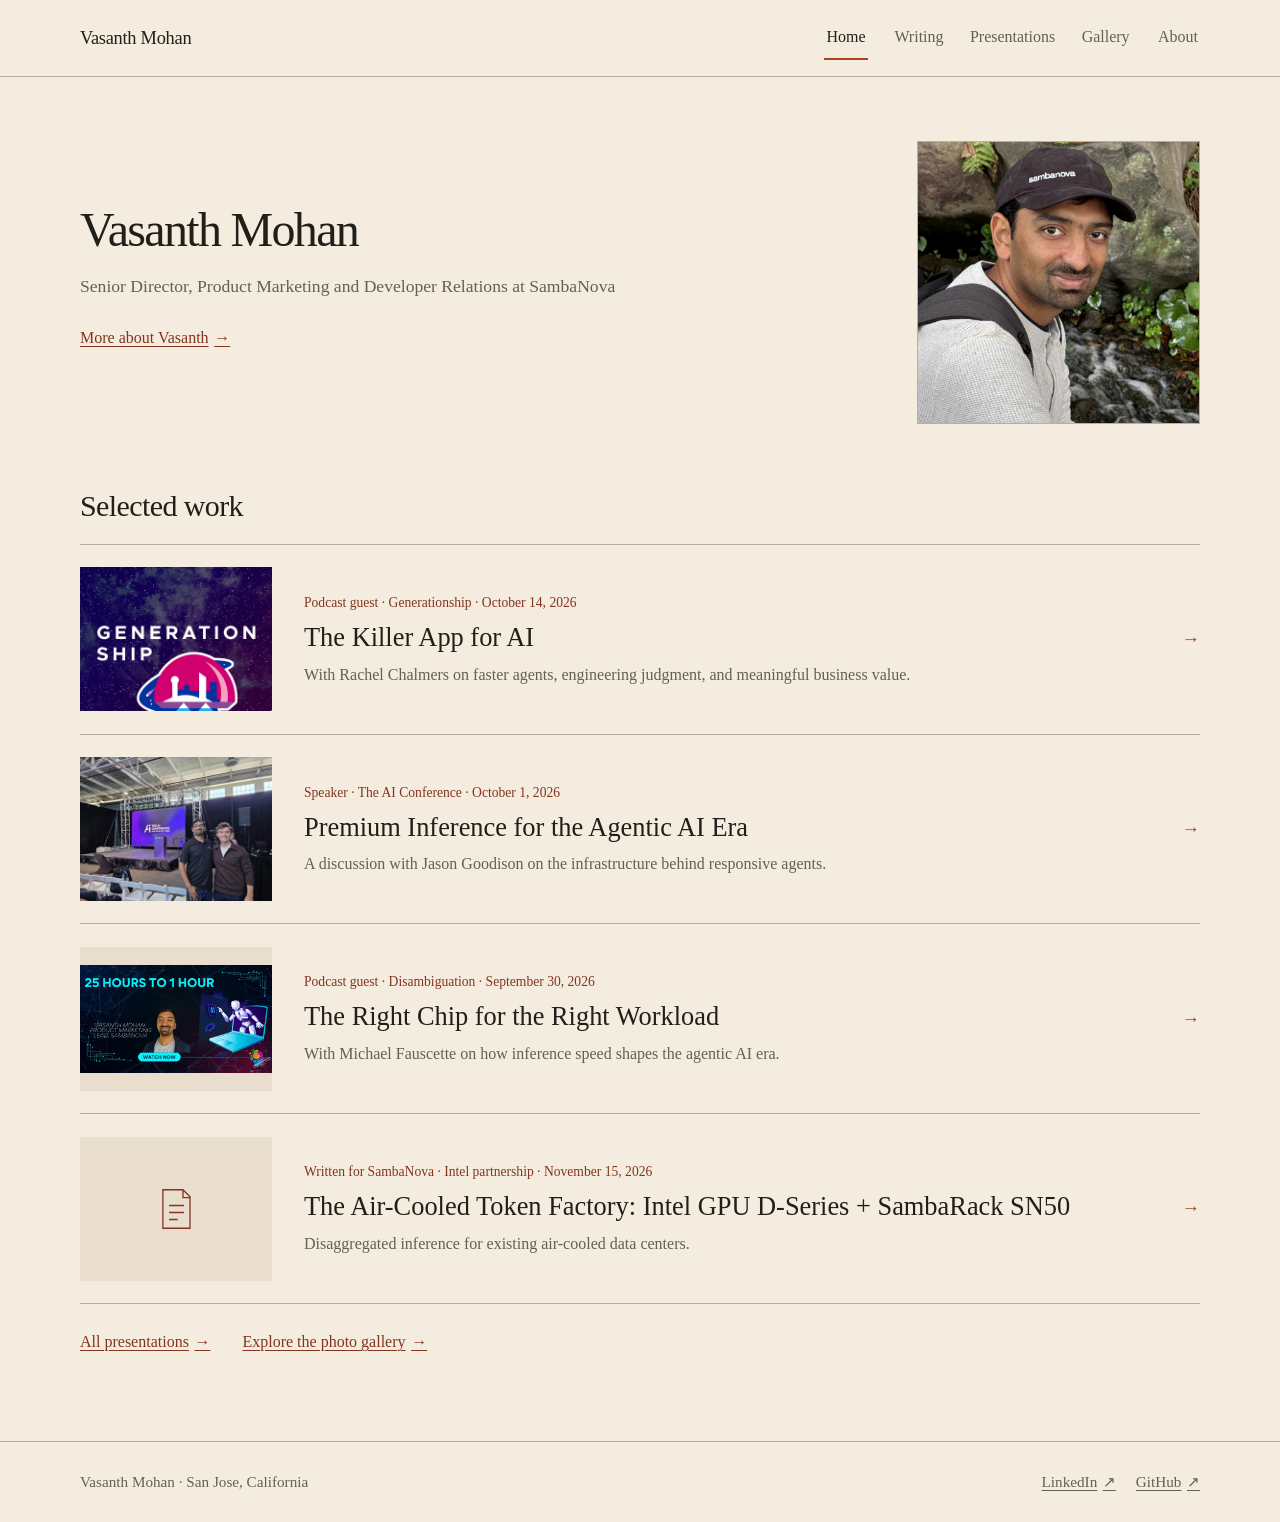
<file: index.html>
<!doctype html>
<html lang="en">
<head>
  <meta charset="utf-8">
  <meta name="viewport" content="width=device-width, initial-scale=1">
  <title>Vasanth Mohan — Selected Work</title>
  <meta name="description" content="Selected writing and presentations by Vasanth Mohan, Senior Director of Product Marketing and Developer Relations at SambaNova.">
  <meta name="theme-color" content="#f3ecdf">
  <meta name="color-scheme" content="light">
  <link rel="canonical" href="https://www.vasanthmohan.com/">
  <link rel="icon" href="assets/favicon.svg" type="image/svg+xml">
  <link rel="stylesheet" href="styles.css?v=7">
  <meta property="og:type" content="website">
  <meta property="og:title" content="Vasanth Mohan — Selected Work">
  <meta property="og:description" content="Writing, presentations, and field notes on AI, immersive technology, and developer communities.">
  <meta property="og:url" content="https://www.vasanthmohan.com/">
  <meta name="twitter:card" content="summary">
  <script type="application/ld+json">
    {
      "@context": "https://schema.org",
      "@type": "Person",
      "name": "Vasanth Mohan",
      "jobTitle": "Senior Director, Product Marketing and Developer Relations",
      "worksFor": {"@type": "Organization", "name": "SambaNova"},
      "url": "https://www.vasanthmohan.com/",
      "sameAs": [
        "https://www.linkedin.com/in/v-mohan",
        "https://github.com/vmohan7"
      ]
    }
  </script>
</head>
<body>
  <a class="skip-link" href="#main-content">Skip to content</a>

  <header class="site-header">
    <div class="header-inner">
      <a class="wordmark" href="index.html" aria-label="Vasanth Mohan, home">Vasanth Mohan</a>
      <nav class="site-nav" aria-label="Primary navigation">
        <a href="index.html" aria-current="page">Home</a>
        <a href="writing.html">Writing</a>
        <a href="talks.html">Presentations</a>
        <a href="gallery.html">Gallery</a>
        <a href="about.html">About</a>
      </nav>
    </div>
  </header>

  <main id="main-content" class="page-shell home-page">
    <section class="home-intro" aria-labelledby="page-title">
      <div class="home-copy">

        <h1 id="page-title">Vasanth Mohan</h1>
        <p class="page-lede">Senior Director, Product Marketing and Developer Relations at SambaNova</p>
        <a class="text-link" href="about.html">More about Vasanth <span aria-hidden="true">→</span></a>
      </div>
      <figure class="portrait-frame">
        <img src="assets/vasanth-mohan-portrait-v3.jpg" width="800" height="800" alt="Portrait of Vasanth Mohan outdoors.">
      </figure>
    </section>

    <section class="selected-section" aria-labelledby="selected-title">
      <div class="section-heading">

        <h2 id="selected-title">Selected work</h2>
      </div>
      <ul class="selection-list home-selections">
        <li>
          <a href="talks.html#generationship-2026">
            <span class="selection-visual episode-visual"><img src="assets/presentations/generationship-2026.jpg" width="800" height="800" loading="lazy" alt="Generationship podcast cover with a spacecraft against a star field."></span>
            <span class="selection-copy">
              <span class="selection-label">Podcast guest · Generationship · October 14, 2026</span>
              <span class="selection-title">The Killer App for AI</span>
              <span class="selection-summary">With Rachel Chalmers on faster agents, engineering judgment, and meaningful business value.</span>
            </span>
            <span class="selection-arrow" aria-hidden="true">→</span>
          </a>
        </li>
        <li>
          <a href="talks.html#ai-conference-2026">
            <span class="selection-visual"><img src="assets/gallery/ai-conference-2026.jpg" width="800" height="600" loading="lazy" alt="Two attendees beside The AI Conference stage."></span>
            <span class="selection-copy">
              <span class="selection-label">Speaker · The AI Conference · October 1, 2026</span>
              <span class="selection-title">Premium Inference for the Agentic AI Era</span>
              <span class="selection-summary">A discussion with Jason Goodison on the infrastructure behind responsive agents.</span>
            </span>
            <span class="selection-arrow" aria-hidden="true">→</span>
          </a>
        </li>
        <li>
          <a href="talks.html#disambiguation-2026">
            <span class="selection-visual episode-visual"><img src="assets/presentations/disambiguation-2026.jpg" width="1280" height="720" loading="lazy" alt="Disambiguation Podcast episode artwork."></span>
            <span class="selection-copy">
              <span class="selection-label">Podcast guest · Disambiguation · September 30, 2026</span>
              <span class="selection-title">The Right Chip for the Right Workload</span>
              <span class="selection-summary">With Michael Fauscette on how inference speed shapes the agentic AI era.</span>
            </span>
            <span class="selection-arrow" aria-hidden="true">→</span>
          </a>
        </li>
        <li>
          <a href="writing.html#air-cooled-token-factory">
            <span class="selection-visual writing-visual" aria-hidden="true"><svg viewBox="0 0 64 64" fill="none" stroke="currentColor" stroke-width="1.5" focusable="false"><path d="M17 10h23l8 8v36H17zM40 10v9h8M24 28h17M24 36h17M24 44h10"/></svg></span>
            <span class="selection-copy">
              <span class="selection-label">Written for SambaNova · Intel partnership · November 15, 2026</span>
              <span class="selection-title">The Air-Cooled Token Factory: Intel GPU D-Series + SambaRack SN50</span>
              <span class="selection-summary">Disaggregated inference for existing air-cooled data centers.</span>
            </span>
            <span class="selection-arrow" aria-hidden="true">→</span>
          </a>
        </li>
      </ul>
      <div class="selection-browse">
        <a class="text-link" href="talks.html">All presentations <span aria-hidden="true">→</span></a>
        <a class="text-link" href="gallery.html">Explore the photo gallery <span aria-hidden="true">→</span></a>
      </div>
    </section>
  </main>

  <footer class="site-footer">
    <div class="footer-inner">
      <p>Vasanth Mohan <span aria-hidden="true">·</span> San Jose, California</p>
      <div class="footer-links" aria-label="Profile links">
        <a href="https://www.linkedin.com/in/v-mohan" target="_blank" rel="noopener noreferrer">LinkedIn <span aria-hidden="true">↗</span></a>
        <a href="https://github.com/vmohan7" target="_blank" rel="noopener noreferrer">GitHub <span aria-hidden="true">↗</span></a>
      </div>
    </div>
  </footer>
</body>
</html>
</file>
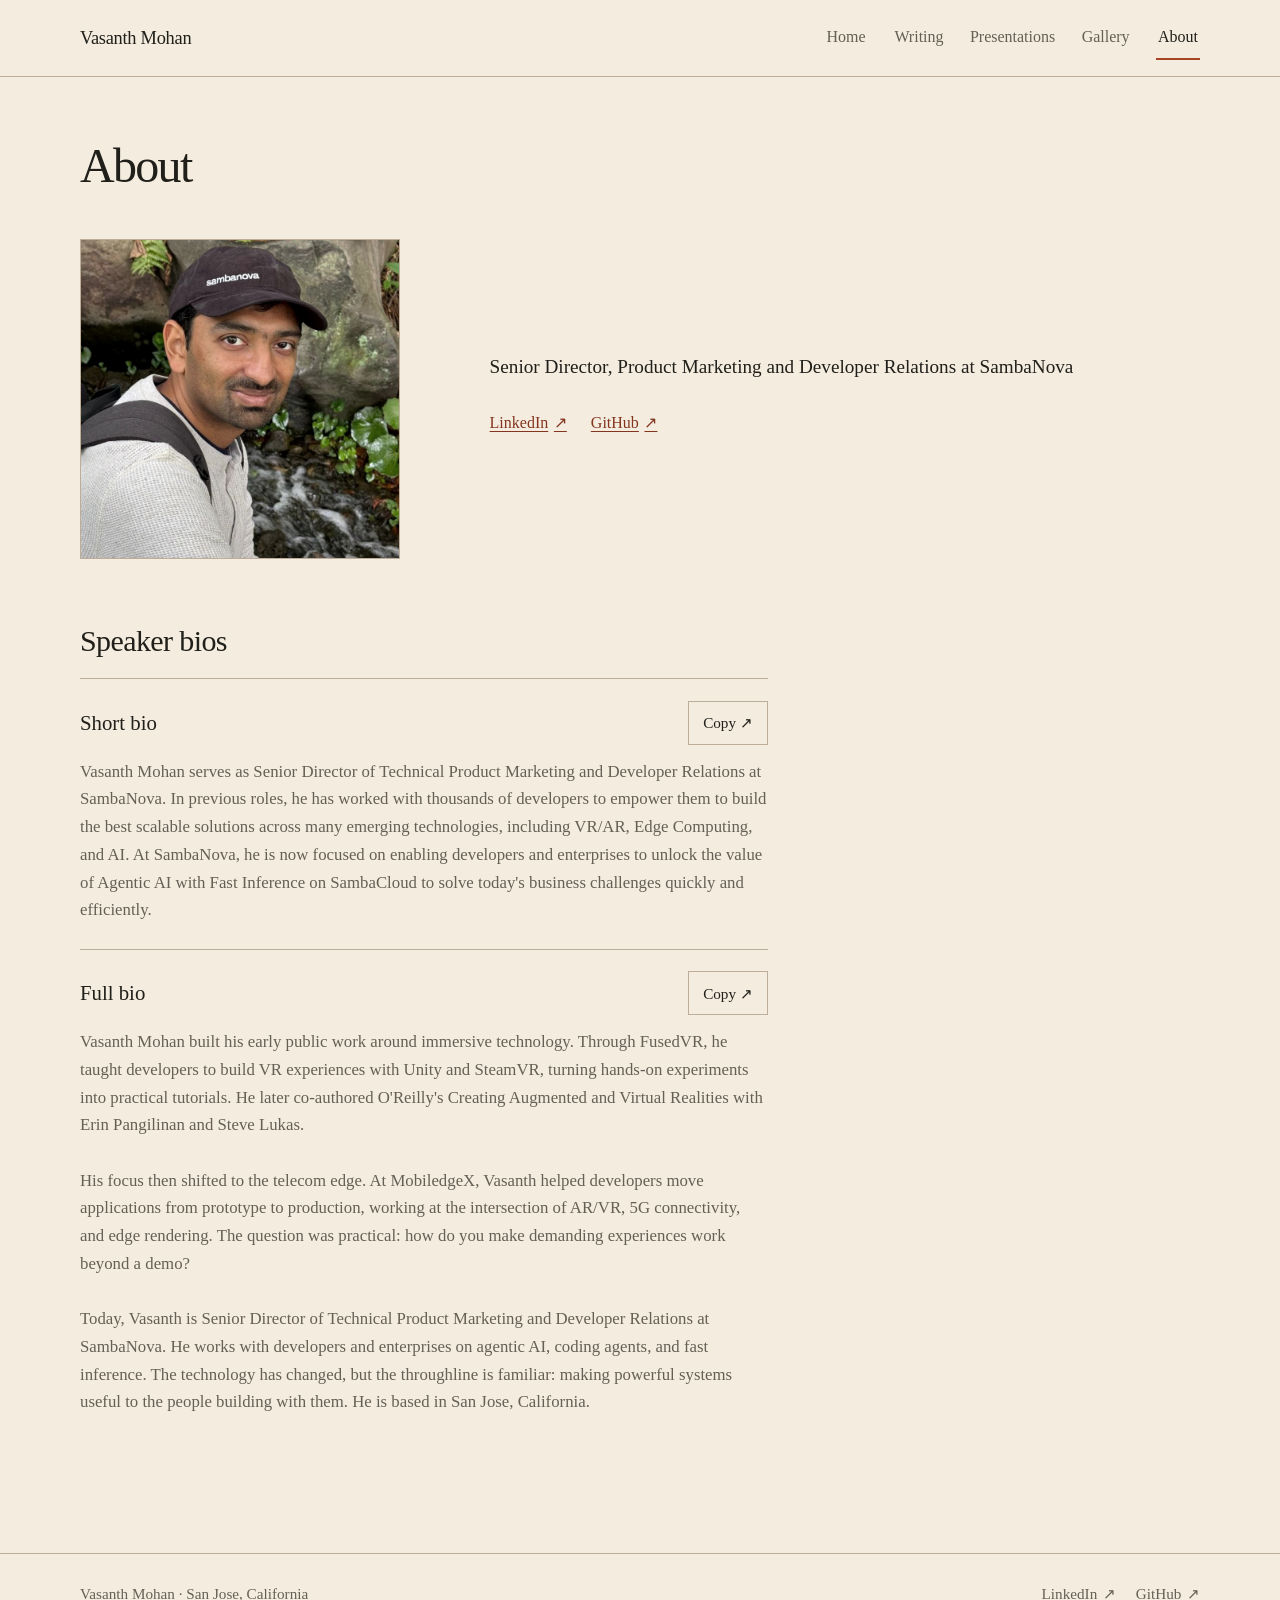
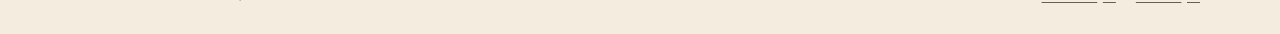
<file: about.html>
<!doctype html>
<html lang="en">
<head>
  <meta charset="utf-8">
  <meta name="viewport" content="width=device-width, initial-scale=1">
  <title>About — Vasanth Mohan</title>
  <meta name="description" content="About Vasanth Mohan, Senior Director of Product Marketing and Developer Relations at SambaNova in San Jose, California.">
  <meta name="theme-color" content="#f3ecdf">
  <meta name="color-scheme" content="light">
  <link rel="canonical" href="https://www.vasanthmohan.com/about.html">
  <link rel="icon" href="assets/favicon.svg" type="image/svg+xml">
  <link rel="stylesheet" href="styles.css?v=7">
  <meta property="og:type" content="profile">
  <meta property="og:title" content="About — Vasanth Mohan">
  <meta property="og:description" content="Developer relations, product marketing, and technical storytelling for AI systems and communities.">
  <meta property="og:url" content="https://www.vasanthmohan.com/about.html">
</head>
<body>
  <a class="skip-link" href="#main-content">Skip to content</a>

  <header class="site-header">
    <div class="header-inner">
      <a class="wordmark" href="index.html" aria-label="Vasanth Mohan, home">Vasanth Mohan</a>
      <nav class="site-nav" aria-label="Primary navigation">
        <a href="index.html">Home</a>
        <a href="writing.html">Writing</a>
        <a href="talks.html">Presentations</a>
        <a href="gallery.html">Gallery</a>
        <a href="about.html" aria-current="page">About</a>
      </nav>
    </div>
  </header>

  <main id="main-content" class="page-shell">
    <header class="page-intro">

      <h1>About</h1>
    </header>

    <section class="about-profile" aria-label="Profile">
      <figure class="portrait-frame about-portrait">
        <img src="assets/vasanth-mohan-portrait-v3.jpg" width="800" height="800" alt="Portrait of Vasanth Mohan outdoors." loading="lazy">
      </figure>
      <div class="about-copy">

        <p class="about-lead">Senior Director, Product Marketing and Developer Relations at SambaNova</p>
        <div class="profile-links" aria-label="Social profiles">
          <a href="https://www.linkedin.com/in/v-mohan" target="_blank" rel="noopener noreferrer">LinkedIn <span aria-hidden="true">↗</span></a>
          <a href="https://github.com/vmohan7" target="_blank" rel="noopener noreferrer">GitHub <span aria-hidden="true">↗</span></a>
        </div>
      </div>
    </section>

    <section class="bios" aria-labelledby="bios-title">
      <div class="section-heading">

        <h2 id="bios-title">Speaker bios</h2>
      </div>


      <article class="bio-block">
        <div class="bio-heading">
          <h3>Short bio</h3>
          <button class="copy-button" type="button" data-copy-target="short-bio" aria-label="Copy short bio">Copy <span aria-hidden="true">↗</span></button>
        </div>
        <p id="short-bio">Vasanth Mohan serves as Senior Director of Technical Product Marketing and Developer Relations at SambaNova. In previous roles, he has worked with thousands of developers to empower them to build the best scalable solutions across many emerging technologies, including VR/AR, Edge Computing, and AI. At SambaNova, he is now focused on enabling developers and enterprises to unlock the value of Agentic AI with Fast Inference on SambaCloud to solve today's business challenges quickly and efficiently.</p>
      </article>

      <article class="bio-block">
        <div class="bio-heading">
          <h3>Full bio</h3>
          <button class="copy-button" type="button" data-copy-target="full-bio" aria-label="Copy full bio">Copy <span aria-hidden="true">↗</span></button>
        </div>
        <p id="full-bio">Vasanth Mohan built his early public work around immersive technology. Through FusedVR, he taught developers to build VR experiences with Unity and SteamVR, turning hands-on experiments into practical tutorials. He later co-authored O'Reilly's Creating Augmented and Virtual Realities with Erin Pangilinan and Steve Lukas.<br><br>

His focus then shifted to the telecom edge. At MobiledgeX, Vasanth helped developers move applications from prototype to production, working at the intersection of AR/VR, 5G connectivity, and edge rendering. The question was practical: how do you make demanding experiences work beyond a demo?<br><br>

Today, Vasanth is Senior Director of Technical Product Marketing and Developer Relations at SambaNova. He works with developers and enterprises on agentic AI, coding agents, and fast inference. The technology has changed, but the throughline is familiar: making powerful systems useful to the people building with them. He is based in San Jose, California.</p>
      </article>

      <p class="copy-status" id="copy-status" role="status" aria-live="polite"></p>
      <noscript><p class="noscript-note">Select either bio above to copy it.</p></noscript>
    </section>
  </main>

  <footer class="site-footer">
    <div class="footer-inner">
      <p>Vasanth Mohan <span aria-hidden="true">·</span> San Jose, California</p>
      <div class="footer-links" aria-label="Profile links">
        <a href="https://www.linkedin.com/in/v-mohan" target="_blank" rel="noopener noreferrer">LinkedIn <span aria-hidden="true">↗</span></a>
        <a href="https://github.com/vmohan7" target="_blank" rel="noopener noreferrer">GitHub <span aria-hidden="true">↗</span></a>
      </div>
    </div>
  </footer>

  <script src="script.js?v=2" defer></script>
</body>
</html>
</file>
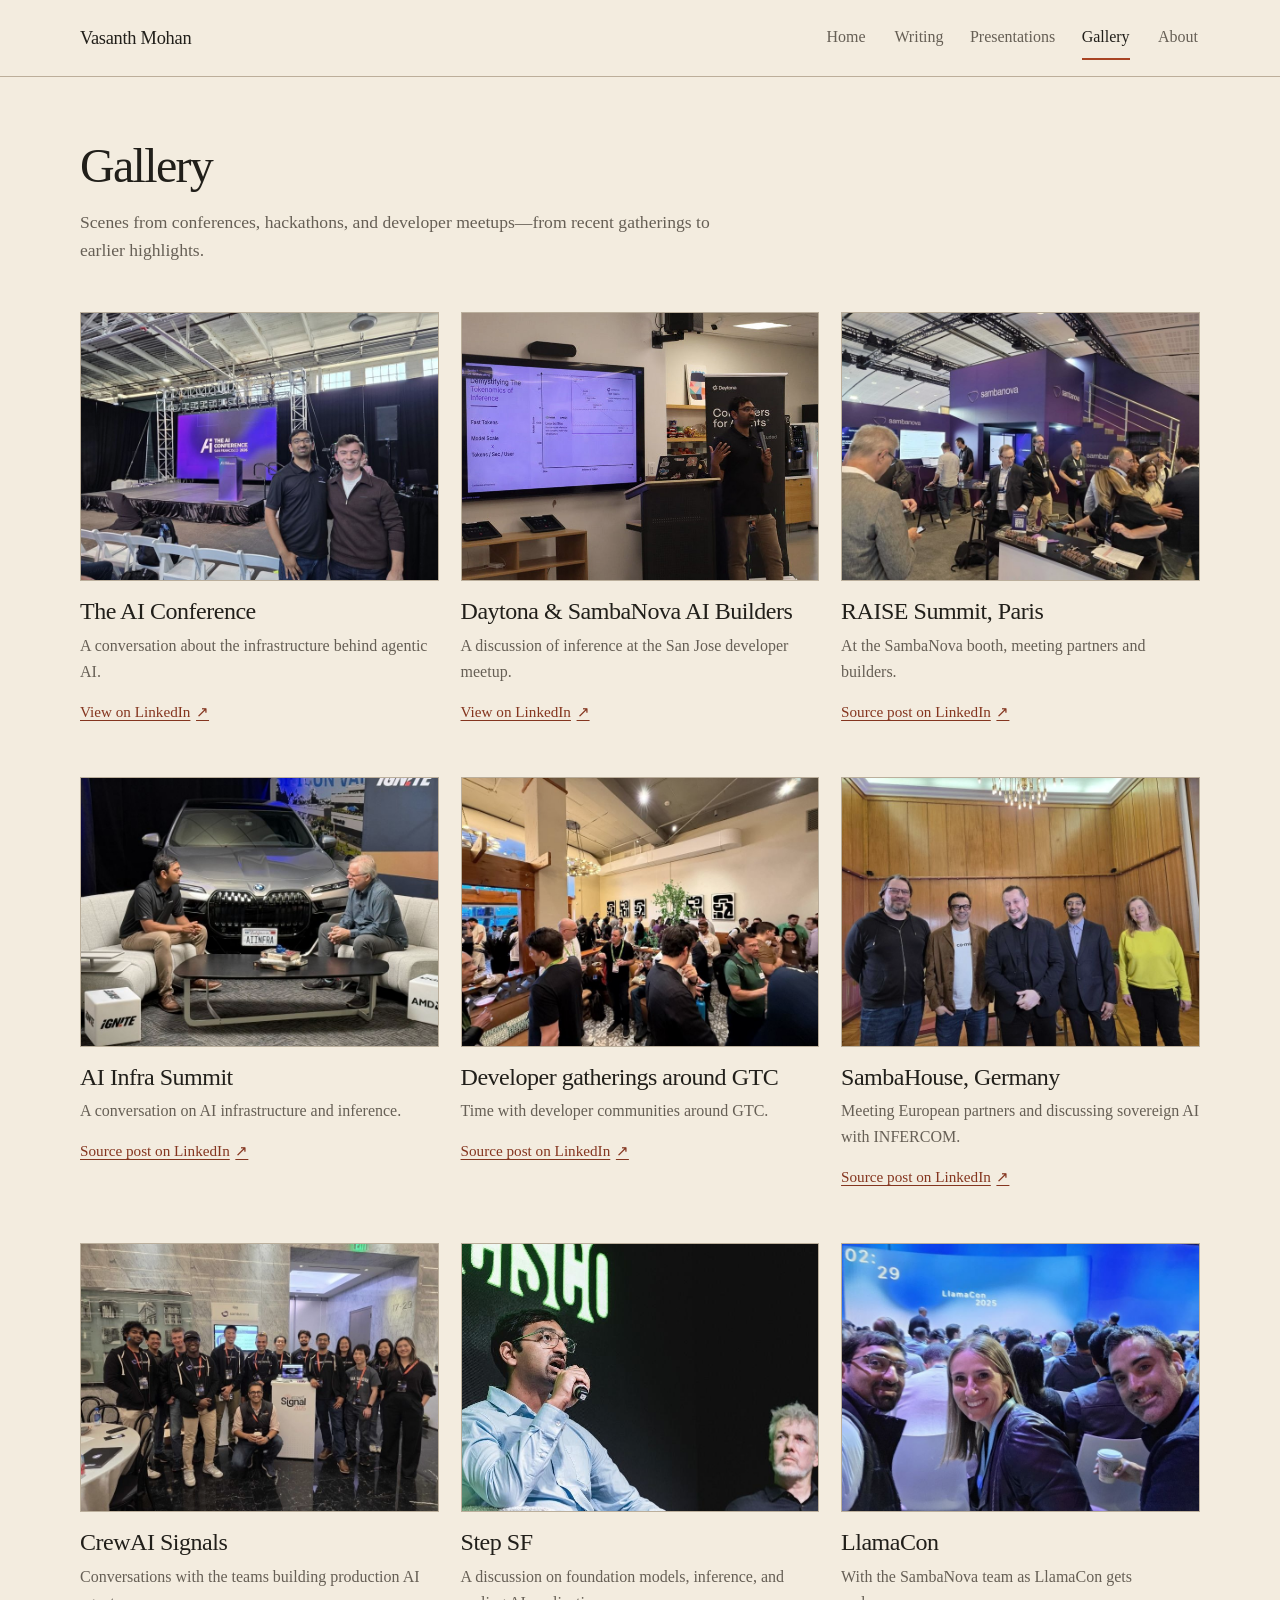
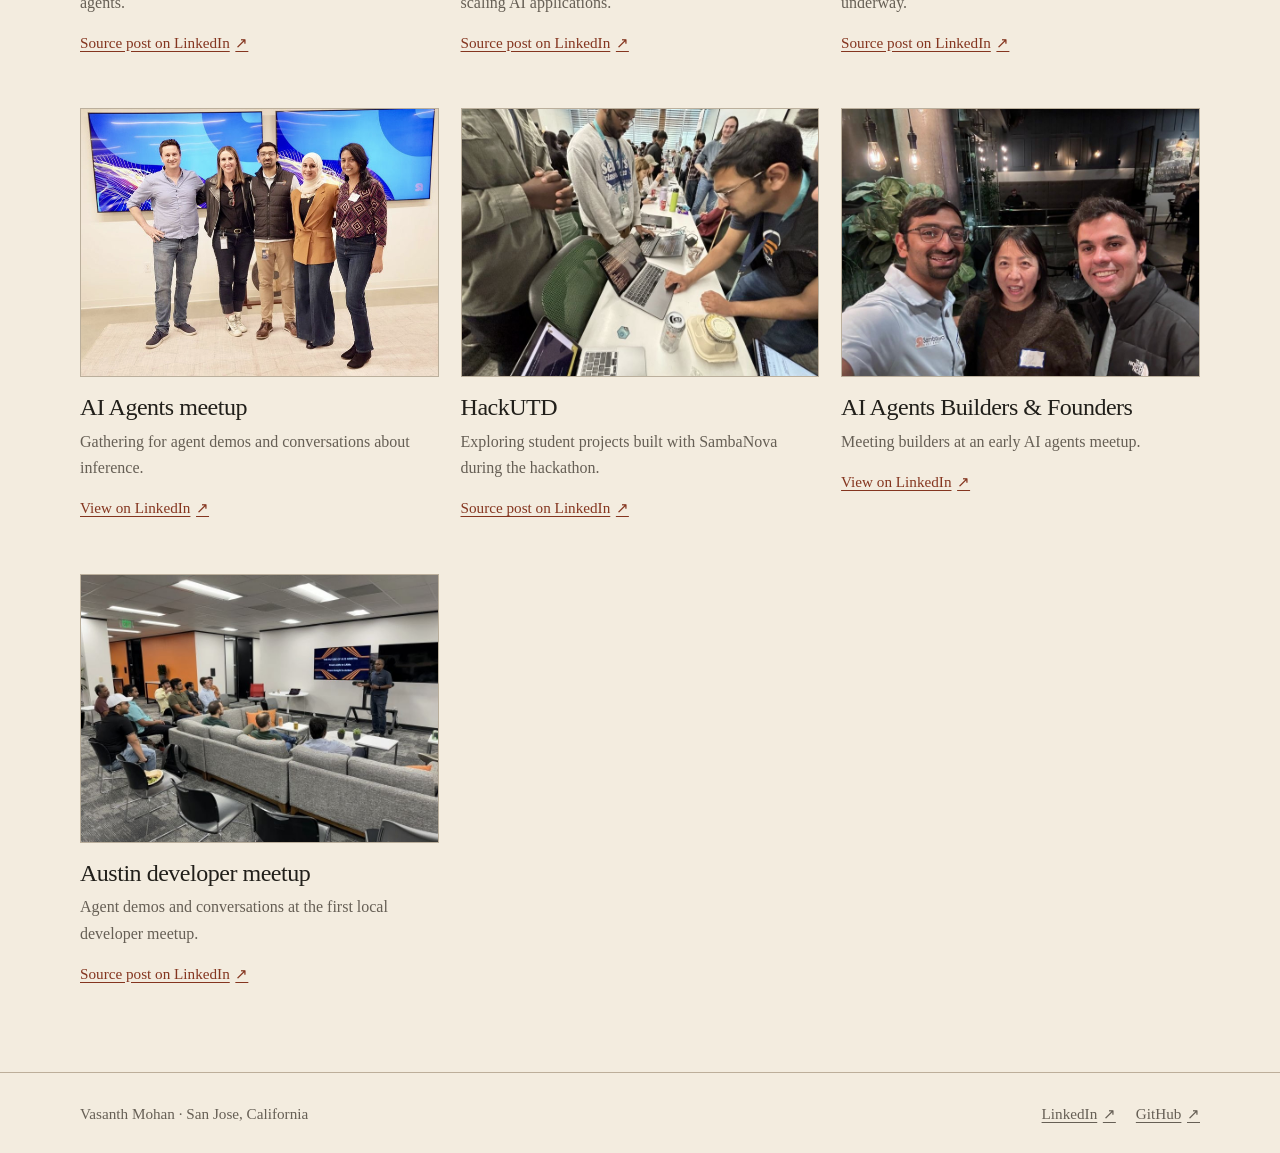
<file: gallery.html>
<!doctype html>
<html lang="en">
<head>
  <meta charset="utf-8">
  <meta name="viewport" content="width=device-width, initial-scale=1">
  <title>Gallery — Vasanth Mohan</title>
  <meta name="description" content="Photos from Vasanth Mohan’s conferences, hackathons, and developer meetups, sourced from his LinkedIn event posts.">
  <meta name="theme-color" content="#f3ecdf">
  <meta name="color-scheme" content="light">
  <link rel="canonical" href="https://www.vasanthmohan.com/gallery.html">
  <link rel="icon" href="assets/favicon.svg" type="image/svg+xml">
  <link rel="stylesheet" href="styles.css?v=7">
  <meta property="og:type" content="website">
  <meta property="og:title" content="Gallery — Vasanth Mohan">
  <meta property="og:description" content="Scenes from conferences, hackathons, and developer meetups.">
  <meta property="og:url" content="https://www.vasanthmohan.com/gallery.html">
</head>
<body>
  <a class="skip-link" href="#main-content">Skip to content</a>

  <header class="site-header">
    <div class="header-inner">
      <a class="wordmark" href="index.html" aria-label="Vasanth Mohan, home">Vasanth Mohan</a>
      <nav class="site-nav" aria-label="Primary navigation">
        <a href="index.html">Home</a>
        <a href="writing.html">Writing</a>
        <a href="talks.html">Presentations</a>
        <a href="gallery.html" aria-current="page">Gallery</a>
        <a href="about.html">About</a>
      </nav>
    </div>
  </header>

  <main id="main-content" class="page-shell">
    <header class="page-intro">

      <h1>Gallery</h1>
      <p class="page-lede">Scenes from conferences, hackathons, and developer meetups—from recent gatherings to earlier highlights.</p>
    </header>

    <section class="gallery-grid" aria-label="Event photographs">
      <figure class="gallery-item">
        <img src="assets/gallery/ai-conference-2026.jpg" width="800" height="600" alt="Two attendees beside a stage with a purple screen reading The AI Conference, San Francisco." loading="lazy">
        <figcaption>
          <h2>The AI Conference</h2>
          <p>A conversation about the infrastructure behind agentic AI.</p>
          <a href="https://www.linkedin.com/feed/update/urn:li:activity:7511573090246524928/" target="_blank" rel="noopener noreferrer">View on LinkedIn <span aria-hidden="true">↗</span></a>
        </figcaption>
      </figure>

      <figure class="gallery-item">
        <img src="assets/gallery/daytona-ai-builders-talk.jpg" width="800" height="533" alt="A presenter with a microphone beside a slide about inference and a Daytona banner." loading="lazy">
        <figcaption>
          <h2>Daytona &amp; SambaNova AI Builders</h2>
          <p>A discussion of inference at the San Jose developer meetup.</p>
          <a href="https://www.linkedin.com/posts/v-mohan_first-sambanova-developer-meetup-since-we-activity-7508716381841063937-zdbg" target="_blank" rel="noopener noreferrer">View on LinkedIn <span aria-hidden="true">↗</span></a>
        </figcaption>
      </figure>
      <figure class="gallery-item">
        <img src="assets/gallery/raise-summit.jpg" width="800" height="600" alt="Visitors at the SambaNova booth at RAISE Summit in Paris." loading="lazy">
        <figcaption>
          <h2>RAISE Summit, Paris</h2>
          <p>At the SambaNova booth, meeting partners and builders.</p>
          <a href="https://www.linkedin.com/feed/update/urn:li:activity:7480532691969536000/" target="_blank" rel="noopener noreferrer">Source post on LinkedIn <span aria-hidden="true">↗</span></a>
        </figcaption>
      </figure>

      <figure class="gallery-item">
        <img src="assets/gallery/ai-infra-summit.jpg" width="800" height="600" alt="Two speakers in conversation on a lounge-style stage at AI Infra Summit." loading="lazy">
        <figcaption>
          <h2>AI Infra Summit</h2>
          <p>A conversation on AI infrastructure and inference.</p>
          <a href="https://www.linkedin.com/feed/update/urn:li:activity:7456100760976789504/" target="_blank" rel="noopener noreferrer">Source post on LinkedIn <span aria-hidden="true">↗</span></a>
        </figcaption>
      </figure>

      <figure class="gallery-item">
        <img src="assets/gallery/gtc-community.jpg" width="800" height="600" alt="Attendees talking in a crowded venue at a developer gathering around GTC." loading="lazy">
        <figcaption>
          <h2>Developer gatherings around GTC</h2>
          <p>Time with developer communities around GTC.</p>
          <a href="https://www.linkedin.com/feed/update/urn:li:activity:7440461672286240768/" target="_blank" rel="noopener noreferrer">Source post on LinkedIn <span aria-hidden="true">↗</span></a>
        </figcaption>
      </figure>
      <figure class="gallery-item">
        <img src="assets/gallery/sambahouse-germany.jpg" width="800" height="600" alt="Five attendees posing together in a wood-paneled room at SambaHouse in Germany." loading="lazy">
        <figcaption>
          <h2>SambaHouse, Germany</h2>
          <p>Meeting European partners and discussing sovereign AI with INFERCOM.</p>
          <a href="https://www.linkedin.com/feed/update/urn:li:activity:7426775333942566912/" target="_blank" rel="noopener noreferrer">Source post on LinkedIn <span aria-hidden="true">↗</span></a>
        </figcaption>
      </figure>

      <figure class="gallery-item">
        <img src="assets/gallery/crewai-signals.jpg" width="800" height="600" alt="A group gathered beside the event sign at CrewAI’s Signals conference." loading="lazy">
        <figcaption>
          <h2>CrewAI Signals</h2>
          <p>Conversations with the teams building production AI agents.</p>
          <a href="https://www.linkedin.com/feed/update/urn:li:activity:7397782776374202369/" target="_blank" rel="noopener noreferrer">Source post on LinkedIn <span aria-hidden="true">↗</span></a>
        </figcaption>
      </figure>

      <figure class="gallery-item">
        <img src="assets/gallery/step-sf.jpg" width="800" height="533" alt="A panelist speaking into a handheld microphone on the Step SF stage." loading="lazy">
        <figcaption>
          <h2>Step SF</h2>
          <p>A discussion on foundation models, inference, and scaling AI applications.</p>
          <a href="https://www.linkedin.com/feed/update/urn:li:activity:7365762381819400194/" target="_blank" rel="noopener noreferrer">Source post on LinkedIn <span aria-hidden="true">↗</span></a>
        </figcaption>
      </figure>

      <figure class="gallery-item">
        <img src="assets/gallery/llamacon.jpg" width="800" height="600" alt="Three attendees taking a selfie with the LlamaCon stage and audience behind them." loading="lazy">
        <figcaption>
          <h2>LlamaCon</h2>
          <p>With the SambaNova team as LlamaCon gets underway.</p>
          <a href="https://www.linkedin.com/feed/update/urn:li:activity:7323033654866169856/" target="_blank" rel="noopener noreferrer">Source post on LinkedIn <span aria-hidden="true">↗</span></a>
        </figcaption>
      </figure>

      <figure class="gallery-item">
        <img src="assets/gallery/ai-agents-meetup.jpg" width="800" height="534" alt="Five attendees posing together in front of blue event screens." loading="lazy">
        <figcaption>
          <h2>AI Agents meetup</h2>
          <p>Gathering for agent demos and conversations about inference.</p>
          <a href="https://www.linkedin.com/posts/v-mohan_incredible-ai-agents-meetup-in-our-office-activity-7308894743264997377-0MsG" target="_blank" rel="noopener noreferrer">View on LinkedIn <span aria-hidden="true">↗</span></a>
        </figcaption>
      </figure>

      <figure class="gallery-item">
        <img src="assets/gallery/hackutd.jpg" width="800" height="600" alt="Developers gathered around a laptop and hardware project during the UTD hackathon." loading="lazy">
        <figcaption>
          <h2>HackUTD</h2>
          <p>Exploring student projects built with SambaNova during the hackathon.</p>
          <a href="https://www.linkedin.com/feed/update/urn:li:activity:7264755844301352960/" target="_blank" rel="noopener noreferrer">Source post on LinkedIn <span aria-hidden="true">↗</span></a>
        </figcaption>
      </figure>

      <figure class="gallery-item">
        <img src="assets/gallery/builders-founders-meetup.jpg" width="800" height="600" alt="Three people taking a selfie together at a casual indoor meetup." loading="lazy">
        <figcaption>
          <h2>AI Agents Builders &amp; Founders</h2>
          <p>Meeting builders at an early AI agents meetup.</p>
          <a href="https://www.linkedin.com/posts/v-mohan_we-just-kicked-off-our-first-ai-agents-builders-activity-7262539734206296065-CPEF" target="_blank" rel="noopener noreferrer">View on LinkedIn <span aria-hidden="true">↗</span></a>
        </figcaption>
      </figure>

      <figure class="gallery-item">
        <img src="assets/gallery/austin-meetup.jpg" width="800" height="600" alt="Attendees seated on sofas listening to a speaker at a developer meetup in Austin." loading="lazy">
        <figcaption>
          <h2>Austin developer meetup</h2>
          <p>Agent demos and conversations at the first local developer meetup.</p>
          <a href="https://www.linkedin.com/feed/update/urn:li:activity:7247411762680004610/" target="_blank" rel="noopener noreferrer">Source post on LinkedIn <span aria-hidden="true">↗</span></a>
        </figcaption>
      </figure>
    </section>
  </main>

  <footer class="site-footer">
    <div class="footer-inner">
      <p>Vasanth Mohan <span aria-hidden="true">·</span> San Jose, California</p>
      <div class="footer-links" aria-label="Profile links">
        <a href="https://www.linkedin.com/in/v-mohan" target="_blank" rel="noopener noreferrer">LinkedIn <span aria-hidden="true">↗</span></a>
        <a href="https://github.com/vmohan7" target="_blank" rel="noopener noreferrer">GitHub <span aria-hidden="true">↗</span></a>
      </div>
    </div>
  </footer>
</body>
</html>
</file>
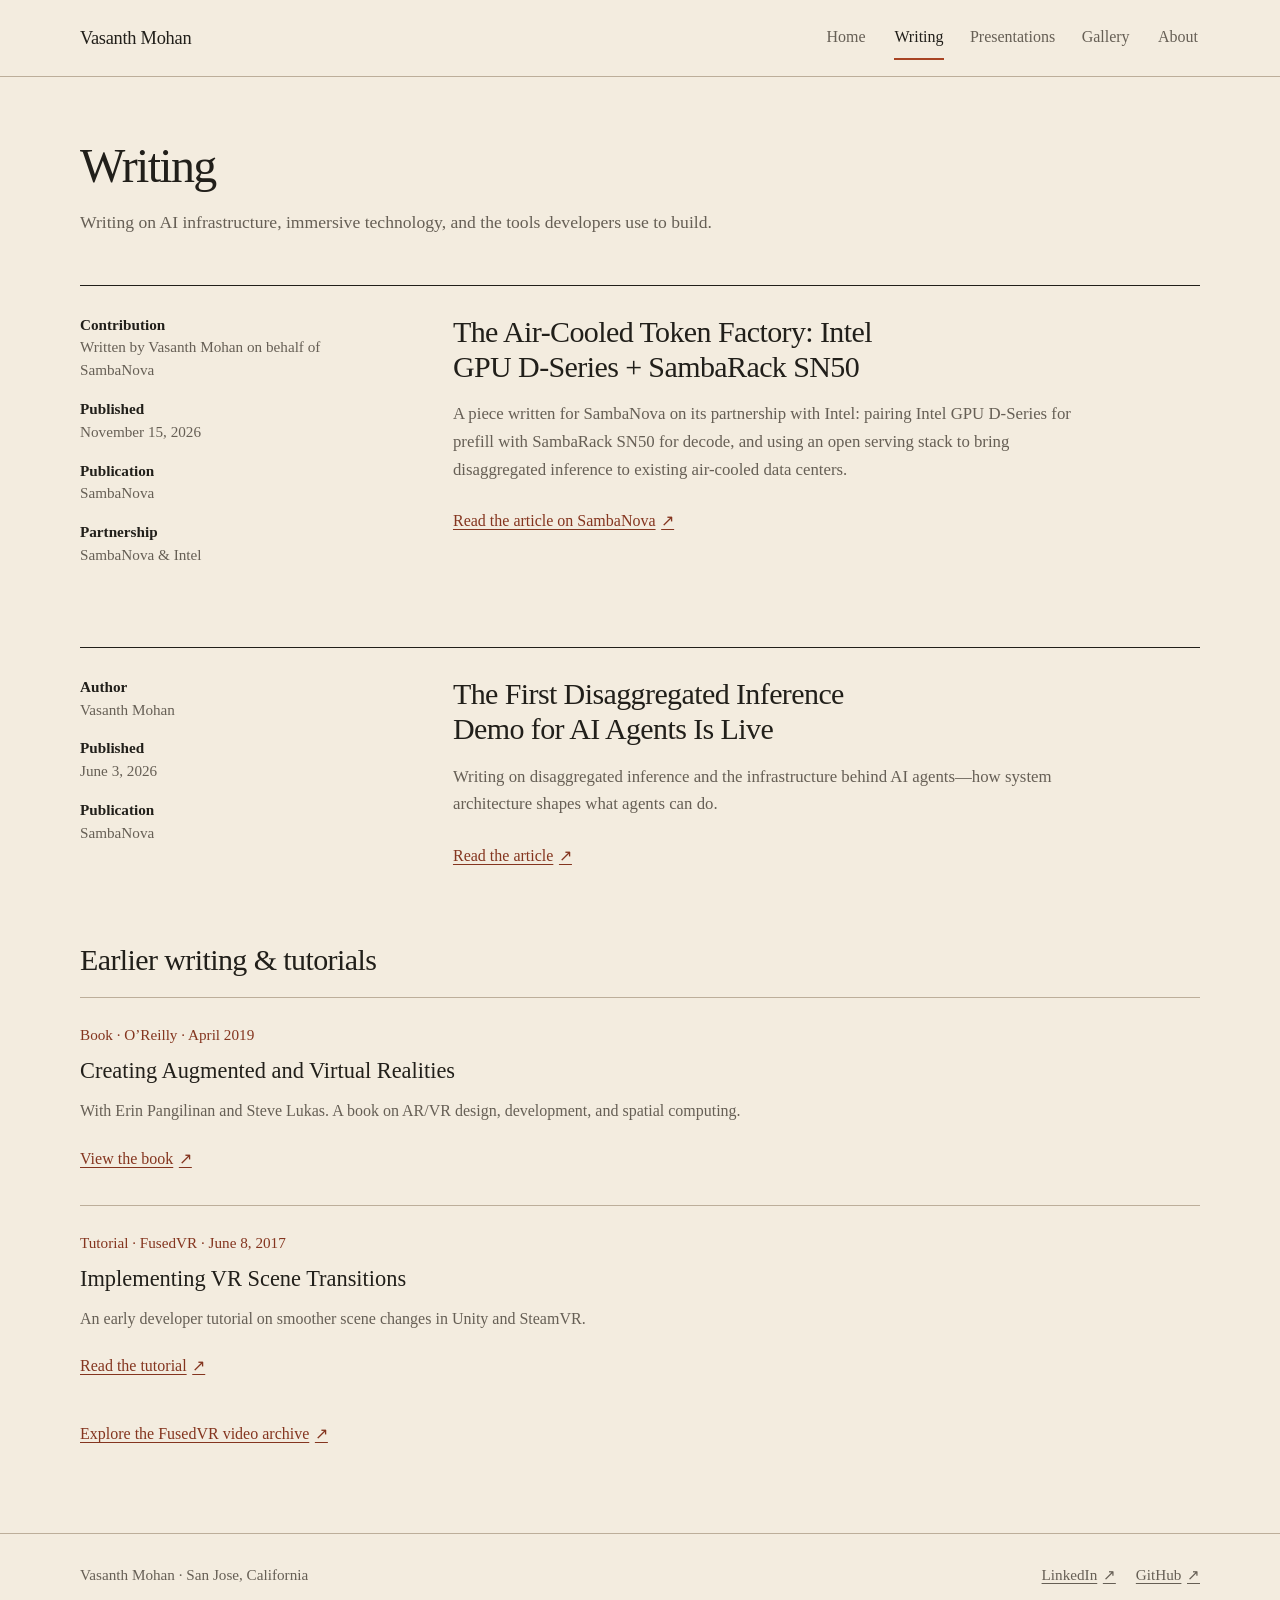
<file: writing.html>
<!doctype html>
<html lang="en">
<head>
  <meta charset="utf-8">
  <meta name="viewport" content="width=device-width, initial-scale=1">
  <title>Writing — Vasanth Mohan</title>
  <meta name="description" content="Selected writing by Vasanth Mohan, including SambaNova’s Intel partnership and air-cooled inference architecture, AR/VR, and developer education.">
  <meta name="theme-color" content="#f3ecdf">
  <meta name="color-scheme" content="light">
  <link rel="canonical" href="https://www.vasanthmohan.com/writing.html">
  <link rel="icon" href="assets/favicon.svg" type="image/svg+xml">
  <link rel="stylesheet" href="styles.css?v=7">
  <meta property="og:type" content="website">
  <meta property="og:title" content="Writing — Vasanth Mohan">
  <meta property="og:description" content="Selected writing on AI infrastructure, including SambaNova’s Intel partnership, plus AR/VR and developer education.">
  <meta property="og:url" content="https://www.vasanthmohan.com/writing.html">
</head>
<body>
  <a class="skip-link" href="#main-content">Skip to content</a>

  <header class="site-header">
    <div class="header-inner">
      <a class="wordmark" href="index.html" aria-label="Vasanth Mohan, home">Vasanth Mohan</a>
      <nav class="site-nav" aria-label="Primary navigation">
        <a href="index.html">Home</a>
        <a href="writing.html" aria-current="page">Writing</a>
        <a href="talks.html">Presentations</a>
        <a href="gallery.html">Gallery</a>
        <a href="about.html">About</a>
      </nav>
    </div>
  </header>

  <main id="main-content" class="page-shell">
    <header class="page-intro">

      <h1>Writing</h1>
      <p class="page-lede">Writing on AI infrastructure, immersive technology, and the tools developers use to build.</p>
    </header>

    <article class="work-entry writing-entry" id="air-cooled-token-factory">
      <div class="entry-meta" aria-label="Article details">
        <p><strong>Contribution</strong><br>Written by Vasanth Mohan on behalf of SambaNova</p>
        <p><strong>Published</strong><br><time datetime="2026-11-15">November 15, 2026</time></p>
        <p><strong>Publication</strong><br>SambaNova</p>
        <p><strong>Partnership</strong><br>SambaNova &amp; Intel</p>
      </div>
      <div class="entry-body">
        <h2><a href="https://sambanova.ai/blog/the-air-cooled-token-factory-intel-gpu-d-series-sambarack-sn50" target="_blank" rel="noopener noreferrer">The Air-Cooled Token Factory: Intel GPU D-Series + SambaRack SN50</a></h2>
        <p>A piece written for SambaNova on its partnership with Intel: pairing Intel GPU D-Series for prefill with SambaRack SN50 for decode, and using an open serving stack to bring disaggregated inference to existing air-cooled data centers.</p>
        <a class="action-link" href="https://sambanova.ai/blog/the-air-cooled-token-factory-intel-gpu-d-series-sambarack-sn50" target="_blank" rel="noopener noreferrer">Read the article on SambaNova <span aria-hidden="true">↗</span></a>
      </div>
    </article>

    <article class="work-entry writing-entry earlier-work">
      <div class="entry-meta" aria-label="Article details">
        <p><strong>Author</strong><br>Vasanth Mohan</p>
        <p><strong>Published</strong><br>June 3, 2026</p>
        <p><strong>Publication</strong><br>SambaNova</p>
      </div>
      <div class="entry-body">
        <h2><a href="https://sambanova.ai/blog/first-disaggregated-inference-demo-for-ai-agents-live" target="_blank" rel="noopener noreferrer">The First Disaggregated Inference Demo for AI Agents Is Live</a></h2>
        <p>Writing on disaggregated inference and the infrastructure behind AI agents—how system architecture shapes what agents can do.</p>
        <a class="action-link" href="https://sambanova.ai/blog/first-disaggregated-inference-demo-for-ai-agents-live" target="_blank" rel="noopener noreferrer">Read the article <span aria-hidden="true">↗</span></a>
      </div>
    </article>

    <section class="earlier-work" id="earlier-work" aria-labelledby="earlier-title">
      <div class="section-heading">

        <h2 id="earlier-title">Earlier writing &amp; tutorials</h2>
      </div>
      <ul class="archive-list">
        <li class="archive-item" id="ar-vr-book-2019">
          <p class="entry-kicker">Book · O’Reilly · <time datetime="2019-04">April 2019</time></p>
          <h3><a href="https://www.oreilly.com/library/view/creating-augmented-and/9781492044185/cover.html" target="_blank" rel="noopener noreferrer">Creating Augmented and Virtual Realities</a></h3>
          <p>With Erin Pangilinan and Steve Lukas. A book on AR/VR design, development, and spatial computing.</p>
          <a class="action-link" href="https://www.oreilly.com/library/view/creating-augmented-and/9781492044185/cover.html" target="_blank" rel="noopener noreferrer">View the book <span aria-hidden="true">↗</span></a>
        </li>
        <li class="archive-item" id="vr-transitions-2017">
          <p class="entry-kicker">Tutorial · FusedVR · <time datetime="2017-06-08">June 8, 2017</time></p>
          <h3><a href="https://medium.com/fusedvr/implementing-vr-scene-transitions-c27861a9ac77" target="_blank" rel="noopener noreferrer">Implementing VR Scene Transitions</a></h3>
          <p>An early developer tutorial on smoother scene changes in Unity and SteamVR.</p>
          <a class="action-link" href="https://medium.com/fusedvr/implementing-vr-scene-transitions-c27861a9ac77" target="_blank" rel="noopener noreferrer">Read the tutorial <span aria-hidden="true">↗</span></a>
        </li>
      </ul>
      <a class="text-link" href="https://www.youtube.com/c/FusedVR" target="_blank" rel="noopener noreferrer">Explore the FusedVR video archive <span aria-hidden="true">↗</span></a>
    </section>
  </main>

  <footer class="site-footer">
    <div class="footer-inner">
      <p>Vasanth Mohan <span aria-hidden="true">·</span> San Jose, California</p>
      <div class="footer-links" aria-label="Profile links">
        <a href="https://www.linkedin.com/in/v-mohan" target="_blank" rel="noopener noreferrer">LinkedIn <span aria-hidden="true">↗</span></a>
        <a href="https://github.com/vmohan7" target="_blank" rel="noopener noreferrer">GitHub <span aria-hidden="true">↗</span></a>
      </div>
    </div>
  </footer>
</body>
</html>
</file>
<file: styles.css>
/* Vasanth Mohan — Selected Work */
:root {
  --paper: #f3ecdf;
  --paper-deep: #e9decd;
  --ink: #211f1a;
  --muted: #665f55;
  --line: #bcae9a;
  --accent: #a84424;
  --accent-dark: #84351f;
  --serif: "Iowan Old Style", "Palatino Linotype", Palatino, Georgia, serif;
  --content: 70rem;
  --measure: 43rem;
  --gutter: clamp(1.1rem, 4vw, 3rem);
}

* { box-sizing: border-box; }
html { scroll-behavior: smooth; }
body {
  min-height: 100vh;
  margin: 0;
  display: flex;
  flex-direction: column;
  background: var(--paper);
  color: var(--ink);
  font-family: var(--serif);
  font-size: 1rem;
  line-height: 1.65;
  text-rendering: optimizeLegibility;
  -webkit-font-smoothing: antialiased;
}

main { flex: 1; }
::selection { background: var(--accent); color: #fffaf0; }
a { color: inherit; text-decoration-thickness: .07em; text-underline-offset: .2em; }
img { display: block; max-width: 100%; height: auto; }
button { font: inherit; }

.skip-link {
  position: fixed;
  z-index: 20;
  top: .7rem;
  left: .7rem;
  padding: .65rem .9rem;
  background: var(--ink);
  color: var(--paper);
  transform: translateY(-180%);
  transition: transform 150ms ease;
}
.skip-link:focus { transform: translateY(0); }

:focus-visible {
  outline: 3px solid var(--accent);
  outline-offset: 3px;
}

.site-header {
  border-bottom: 1px solid var(--line);
}
.header-inner,
.footer-inner {
  width: min(calc(100% - (2 * var(--gutter))), var(--content));
  margin: 0 auto;
}
.header-inner {
  min-height: 4.75rem;
  display: flex;
  align-items: center;
  justify-content: space-between;
  gap: .75rem 2rem;
}
.wordmark {
  flex: 0 0 auto;
  font-family: var(--serif);
  font-size: 1.15rem;
  font-weight: 400;
  letter-spacing: -.015em;
  text-decoration: none;
}
.site-nav {
  display: flex;
  flex-wrap: wrap;
  justify-content: flex-end;
  gap: 0 clamp(.65rem, 2.5vw, 1.65rem);
}
.site-nav a {
  min-height: 44px;
  min-width: 44px;
  display: inline-flex;
  align-items: center;
  justify-content: center;
  border-bottom: 2px solid transparent;
  color: var(--muted);
  font-size: 1rem;
  font-weight: 400;
  text-decoration: none;
}
.site-nav a:hover { color: var(--accent-dark); }
.site-nav a[aria-current="page"] {
  border-bottom-color: var(--accent);
  color: var(--ink);
}

.page-shell {
  width: min(calc(100% - (2 * var(--gutter))), var(--content));
  margin: 0 auto;
  padding-block: clamp(2.5rem, 5vw, 4rem) clamp(3rem, 6vw, 5rem);
}
.page-intro {
  max-width: var(--measure);
  margin-bottom: clamp(2rem, 4vw, 3rem);
}
.entry-kicker {
  margin: 0 0 .55rem;
  color: var(--accent-dark);
  font-size: .95rem;
  font-weight: 400;
}
h1,
h2,
h3,
h4 {
  font-family: var(--serif);
  font-weight: 400;
  text-wrap: balance;
}
h1 {
  margin: 0;
  font-size: clamp(2.15rem, 5vw, 3rem);
  line-height: 1.04;
  letter-spacing: -.035em;
}
h2 {
  margin: 0;
  font-size: clamp(1.55rem, 3vw, 1.875rem);
  line-height: 1.18;
  letter-spacing: -.02em;
}
.page-lede {
  max-width: 41rem;
  margin: 1.15rem 0 0;
  color: var(--muted);
  font-family: var(--serif);
  font-size: 1.1rem;
  line-height: 1.55;
}
.text-link,
.action-link,
.profile-links a,
.footer-links a,
.gallery-item figcaption > a {
  display: inline-flex;
  align-items: center;
  min-height: 44px;
  gap: .35rem;
  color: var(--accent-dark);
  font-size: 1rem;
  font-weight: 400;
}

.home-intro {
  display: grid;
  grid-template-columns: minmax(0, 1.45fr) minmax(14rem, .55fr);
  gap: clamp(2rem, 7vw, 5.75rem);
  align-items: center;
}
.home-copy { max-width: 41rem; }
.home-copy .text-link { margin-top: 1rem; }
.portrait-frame {
  width: min(100%, 20rem);
  margin: 0;
  justify-self: end;
  background: var(--paper-deep);
  border: 1px solid var(--line);
}
.portrait-frame img {
  width: 100%;
  aspect-ratio: 1;
  object-fit: cover;
  filter: saturate(.88) contrast(1.02);
}
.selected-section {
  margin-top: clamp(2.75rem, 6vw, 4rem);
}
.section-heading { margin-bottom: 1.25rem; }

.selection-list {
  margin: 0;
  padding: 0;
  border-top: 1px solid var(--line);
  list-style: none;
}
.selection-list li { border-bottom: 1px solid var(--line); }
.selection-list a {
  min-height: 4.5rem;
  display: grid;
  grid-template-columns: 6.5rem minmax(0, 1fr) auto;
  gap: 1rem;
  align-items: center;
  padding: .9rem 0;
  text-decoration: none;
}
.selection-list a:hover .selection-title,
.selection-list a:hover .selection-arrow { color: var(--accent-dark); }
.selection-label { color: var(--muted); font-size: .95rem; }
.selection-title {
  font-family: var(--serif);
  font-size: 1.1rem;
  line-height: 1.35;
}
.selection-arrow { color: var(--accent); font-size: 1.15rem; }

/* Homepage selections use real work imagery, not decorative cards. */
.selection-list.home-selections a {
  grid-template-columns: clamp(8rem, 17vw, 12rem) minmax(0, 1fr) auto;
  gap: clamp(1rem, 3vw, 2rem);
  padding-block: 1.4rem;
}
.selection-visual {
  display: grid;
  place-items: center;
  aspect-ratio: 4 / 3;
  background: var(--paper-deep);
  overflow: hidden;
}
.selection-visual img { width: 100%; height: 100%; object-fit: cover; }
.episode-visual img { object-fit: contain; }
.selection-copy { min-width: 0; }
.selection-copy > span { display: block; }
.home-selections .selection-label { color: var(--accent-dark); font-size: .85rem; }
.home-selections .selection-title {
  margin-top: .35rem;
  font-size: clamp(1.25rem, 2.4vw, 1.65rem);
  text-wrap: balance;
}
.selection-summary { margin-top: .45rem; color: var(--muted); font-size: 1rem; line-height: 1.5; }
.writing-visual { color: var(--accent-dark); }
.writing-visual svg { width: 3.5rem; height: 3.5rem; }
.selection-browse { display: flex; flex-wrap: wrap; gap: .5rem 2rem; margin-top: 1rem; }
@media (max-width: 520px) {
  .selection-list.home-selections a { grid-template-columns: 5.25rem minmax(0, 1fr) auto; gap: .75rem; padding-block: 1.2rem; }
  .home-selections .selection-visual { align-self: start; }
  .home-selections .selection-arrow { grid-column: 3; grid-row: 1; }
  .home-selections .selection-title { font-size: 1.2rem; }
  .home-selections .selection-label { font-size: .8rem; }
  .selection-summary { font-size: .95rem; }
  .writing-visual svg { width: 2.5rem; height: 2.5rem; }
}

.work-entry {
  display: grid;
  grid-template-columns: minmax(10rem, .55fr) minmax(0, 1.45fr);
  gap: clamp(2rem, 7vw, 6rem);
  padding-top: 1.75rem;
  border-top: 1px solid var(--ink);
}
.entry-meta p {
  margin: 0 0 1rem;
  color: var(--muted);
  font-size: .95rem;
  line-height: 1.5;
}
.entry-meta strong { color: var(--ink); font-weight: 600; }
.entry-body { max-width: 39rem; }
.entry-body h2 a { text-decoration: none; }
.entry-body h2 a:hover { color: var(--accent-dark); }
.entry-body > p:not(.entry-kicker) {
  margin: 1rem 0;
  color: var(--muted);
  font-family: var(--serif);
  font-size: 1.05rem;
}

.earlier-work { margin-top: clamp(2.75rem, 6vw, 4rem); }
.archive-list { margin: 0; padding: 0; list-style: none; }
.archive-item { padding: 1.5rem 0; border-top: 1px solid var(--line); }
.archive-item h3 {
  margin: 0;
  font-family: var(--serif);
  font-size: 1.4rem;
  font-weight: 400;
  line-height: 1.35;
}
.archive-item h3 a { text-decoration: none; }
.archive-item h3 a:hover { color: var(--accent-dark); }
.archive-item > p:not(.entry-kicker) {
  max-width: var(--measure);
  margin: .75rem 0;
  color: var(--muted);
  font-family: var(--serif);
}

.talk-list { display: grid; gap: clamp(2.25rem, 5vw, 3.5rem); }
.talk-entry {
  display: grid;
  grid-template-columns: minmax(18rem, .95fr) minmax(16rem, 1.05fr);
  gap: clamp(1.75rem, 5vw, 4.5rem);
  align-items: center;
  padding-top: 1.75rem;
  border-top: 1px solid var(--line);
}
.video-preview {
  position: relative;
  overflow: hidden;
  display: block;
  background: var(--ink);
  border: 1px solid var(--line);
}
.video-preview img {
  width: 100%;
  aspect-ratio: 16 / 9;
  object-fit: cover;
  filter: saturate(.8) contrast(1.02);
  transition: filter 160ms ease;
}
.video-preview:hover img { filter: saturate(1) contrast(1); }
.cover-preview img {
  object-fit: contain;
  object-position: center;
  background: var(--paper-deep);
}
.event-artwork img {
  aspect-ratio: 1;
  object-fit: contain;
  background: #080808;
}
.related-links-heading { margin: 1.25rem 0 -.85rem; font-size: .95rem; color: var(--muted); }
.play-label {
  position: absolute;
  right: .75rem;
  bottom: .75rem;
  min-height: 2.75rem;
  display: inline-flex;
  align-items: center;
  gap: .45rem;
  padding: .45rem .8rem;
  background: var(--paper);
  color: var(--ink);
  font-size: .95rem;
  font-weight: 400;
}

.gallery-grid {
  display: grid;
  grid-template-columns: repeat(3, minmax(0, 1fr));
  gap: 2.75rem 1.35rem;
}
.gallery-item { margin: 0; }
.gallery-item > img {
  width: 100%;
  aspect-ratio: 4 / 3;
  object-fit: cover;
  background: var(--paper-deep);
  border: 1px solid var(--line);
  filter: saturate(.9) contrast(1.01);
}
.gallery-item figcaption { padding-top: 1rem; }
.gallery-item figcaption h2 { font-size: 1.5rem; }
.gallery-item figcaption p {
  margin: .45rem 0 .25rem;
  color: var(--muted);
  font-family: var(--serif);
}
.gallery-item figcaption > a { font-size: .95rem; }

.about-profile {
  display: grid;
  grid-template-columns: minmax(14rem, 20rem) minmax(0, 1fr);
  gap: clamp(2.25rem, 7vw, 6rem);
  align-items: center;
}
.about-portrait { justify-self: start; }
.about-copy { max-width: 39rem; }

.about-copy > p { color: var(--muted); }
.about-copy .about-lead {
  margin-top: 0;
  color: var(--ink);
  font-family: var(--serif);
  font-size: 1.2rem;
  line-height: 1.5;
}
.profile-links {
  display: flex;
  flex-wrap: wrap;
  gap: .5rem 1.5rem;
  margin-top: 1.25rem;
}
.bios {
  max-width: var(--measure);
  margin-top: clamp(2.75rem, 6vw, 4rem);
}
.bio-block {
  padding: 1.35rem 0 1.55rem;
  border-top: 1px solid var(--line);
}
.bio-heading {
  display: flex;
  align-items: center;
  justify-content: space-between;
  gap: 1rem;
}
.bio-heading h3 { margin: 0; font-size: 1.3rem; }
.bio-block > p {
  margin: .8rem 0 0;
  color: var(--muted);
  font-family: var(--serif);
  font-size: 1.05rem;
}
.copy-button {
  min-width: 5rem;
  min-height: 44px;
  padding: .45rem .75rem;
  border: 1px solid var(--line);
  background: transparent;
  color: var(--ink);
  cursor: pointer;
  font-size: .95rem;
  font-weight: 400;
}
.copy-button:hover { border-color: var(--accent-dark); color: var(--accent-dark); }
.copy-button[data-state="copied"] { background: var(--ink); border-color: var(--ink); color: var(--paper); }
.copy-status { min-height: 1.6em; margin: .7rem 0 0; color: var(--accent-dark); font-size: .95rem; }
.noscript-note { color: var(--muted); font-size: .95rem; }

.site-footer { border-top: 1px solid var(--line); }
.footer-inner {
  min-height: 5rem;
  display: flex;
  align-items: center;
  justify-content: space-between;
  gap: 1rem 2rem;
  color: var(--muted);
  font-size: .95rem;
}
.footer-inner p { margin: 0; }
.footer-links { display: flex; gap: 1.25rem; }
.footer-links a { color: var(--muted); font-size: .95rem; }
.footer-links a:hover { color: var(--accent-dark); }

@media (max-width: 760px) {
  .header-inner {
    align-items: flex-start;
    flex-direction: column;
    padding-block: .8rem;
  }
  .site-nav {
    width: 100%;
    justify-content: flex-start;
  }
  .home-intro,
  .work-entry,
  .talk-entry,
  .about-profile { grid-template-columns: 1fr; }
  .portrait-frame { width: min(72vw, 18rem); justify-self: center; }
  .home-intro .portrait-frame { grid-row: 1; }
  .gallery-grid { grid-template-columns: repeat(2, minmax(0, 1fr)); }
}

@media (max-width: 520px) {
  h1 { font-size: 2.15rem; }
  .page-shell { padding-top: 2.5rem; }
  .site-nav { gap: 0 .75rem; }
  .site-nav a { font-size: .95rem; }
  .selection-list a {
    grid-template-columns: 1fr auto;
    gap: .25rem 1rem;
    padding-block: 1rem;
  }
  .selection-label { grid-column: 1; }
  .selection-title { grid-column: 1; }
  .selection-arrow { grid-column: 2; grid-row: 1 / span 2; }
  .gallery-grid { grid-template-columns: 1fr; }
  .footer-inner {
    align-items: flex-start;
    flex-direction: column;
    padding-block: 1rem;
  }
}

@media (prefers-reduced-motion: reduce) {
  html { scroll-behavior: auto; }
  *, *::before, *::after {
    transition-duration: .01ms !important;
    animation-duration: .01ms !important;
    animation-iteration-count: 1 !important;
  }
}

@media print {
  .site-nav,
  .copy-button,
  .play-label,
  .footer-links { display: none; }
  body { background: #fff; color: #000; }
  .page-shell { padding-block: 2rem; }
  .site-footer { break-before: avoid; }
}
</file>
